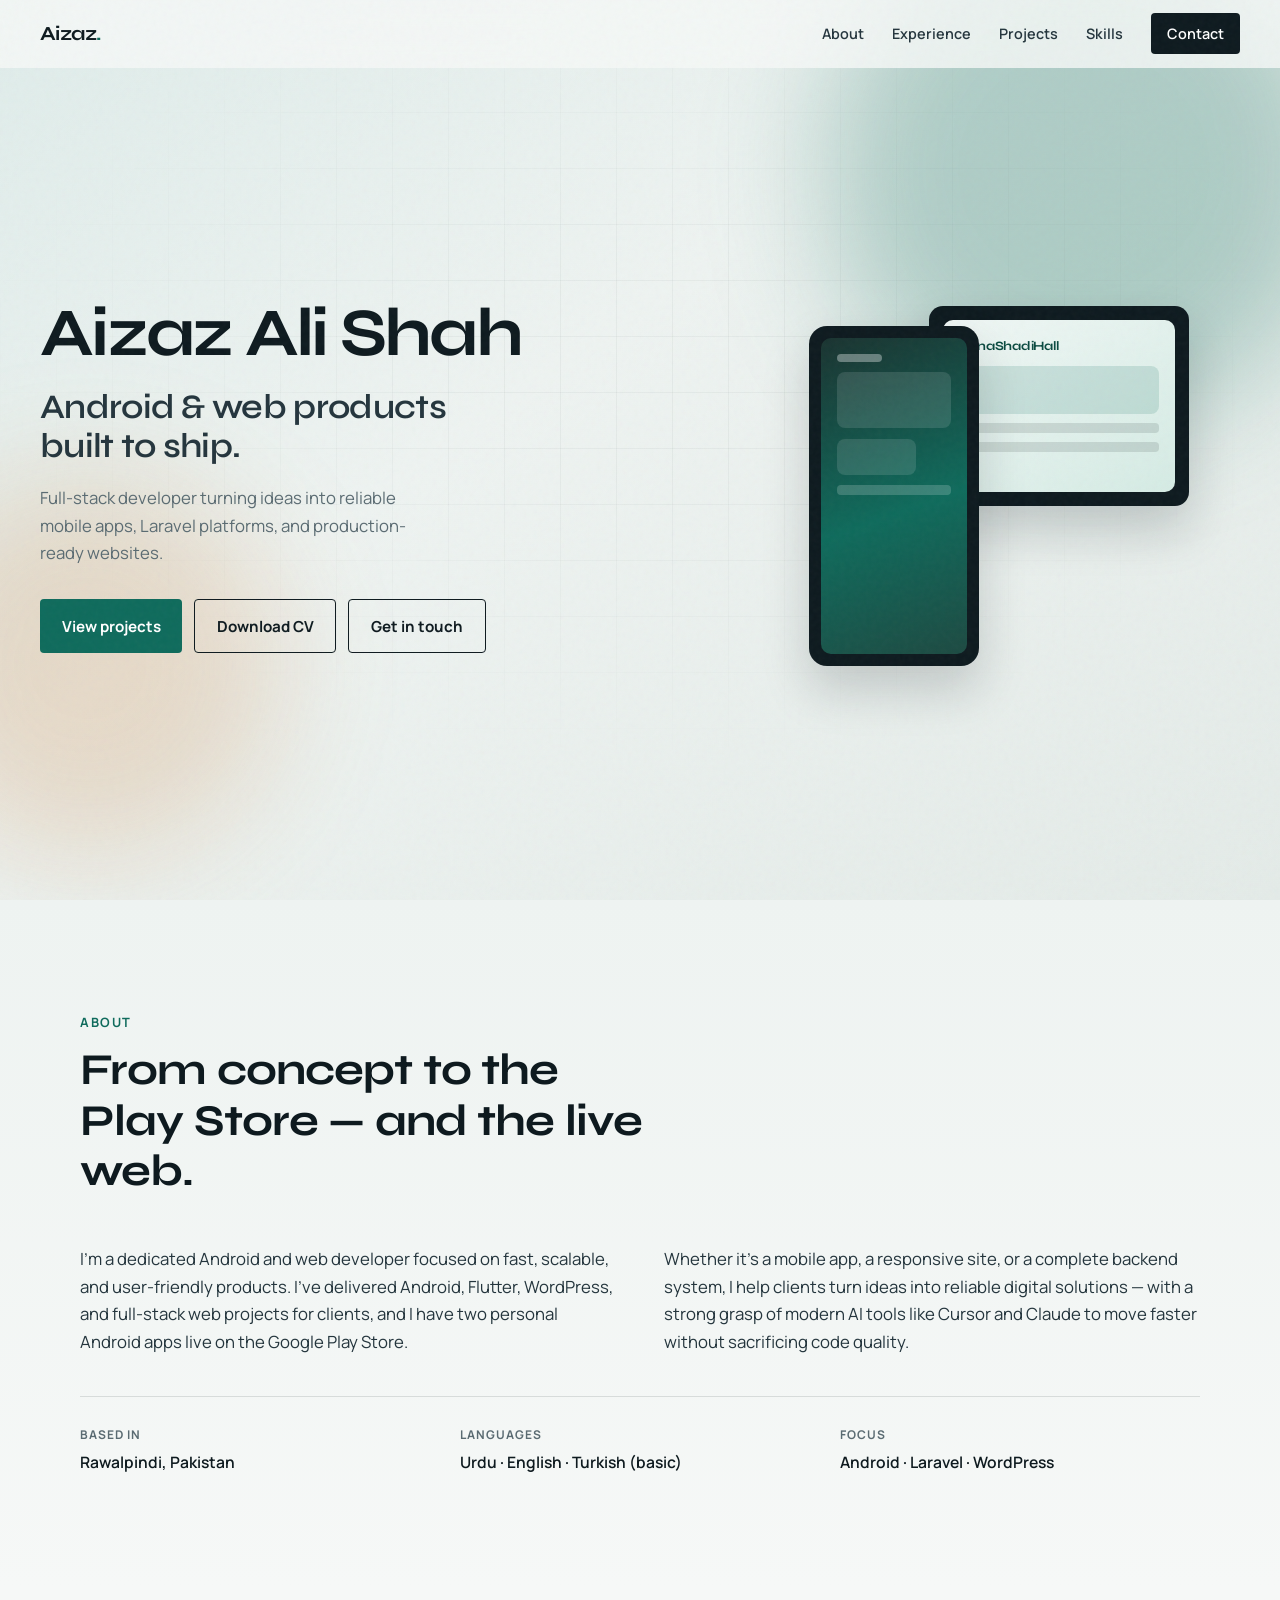
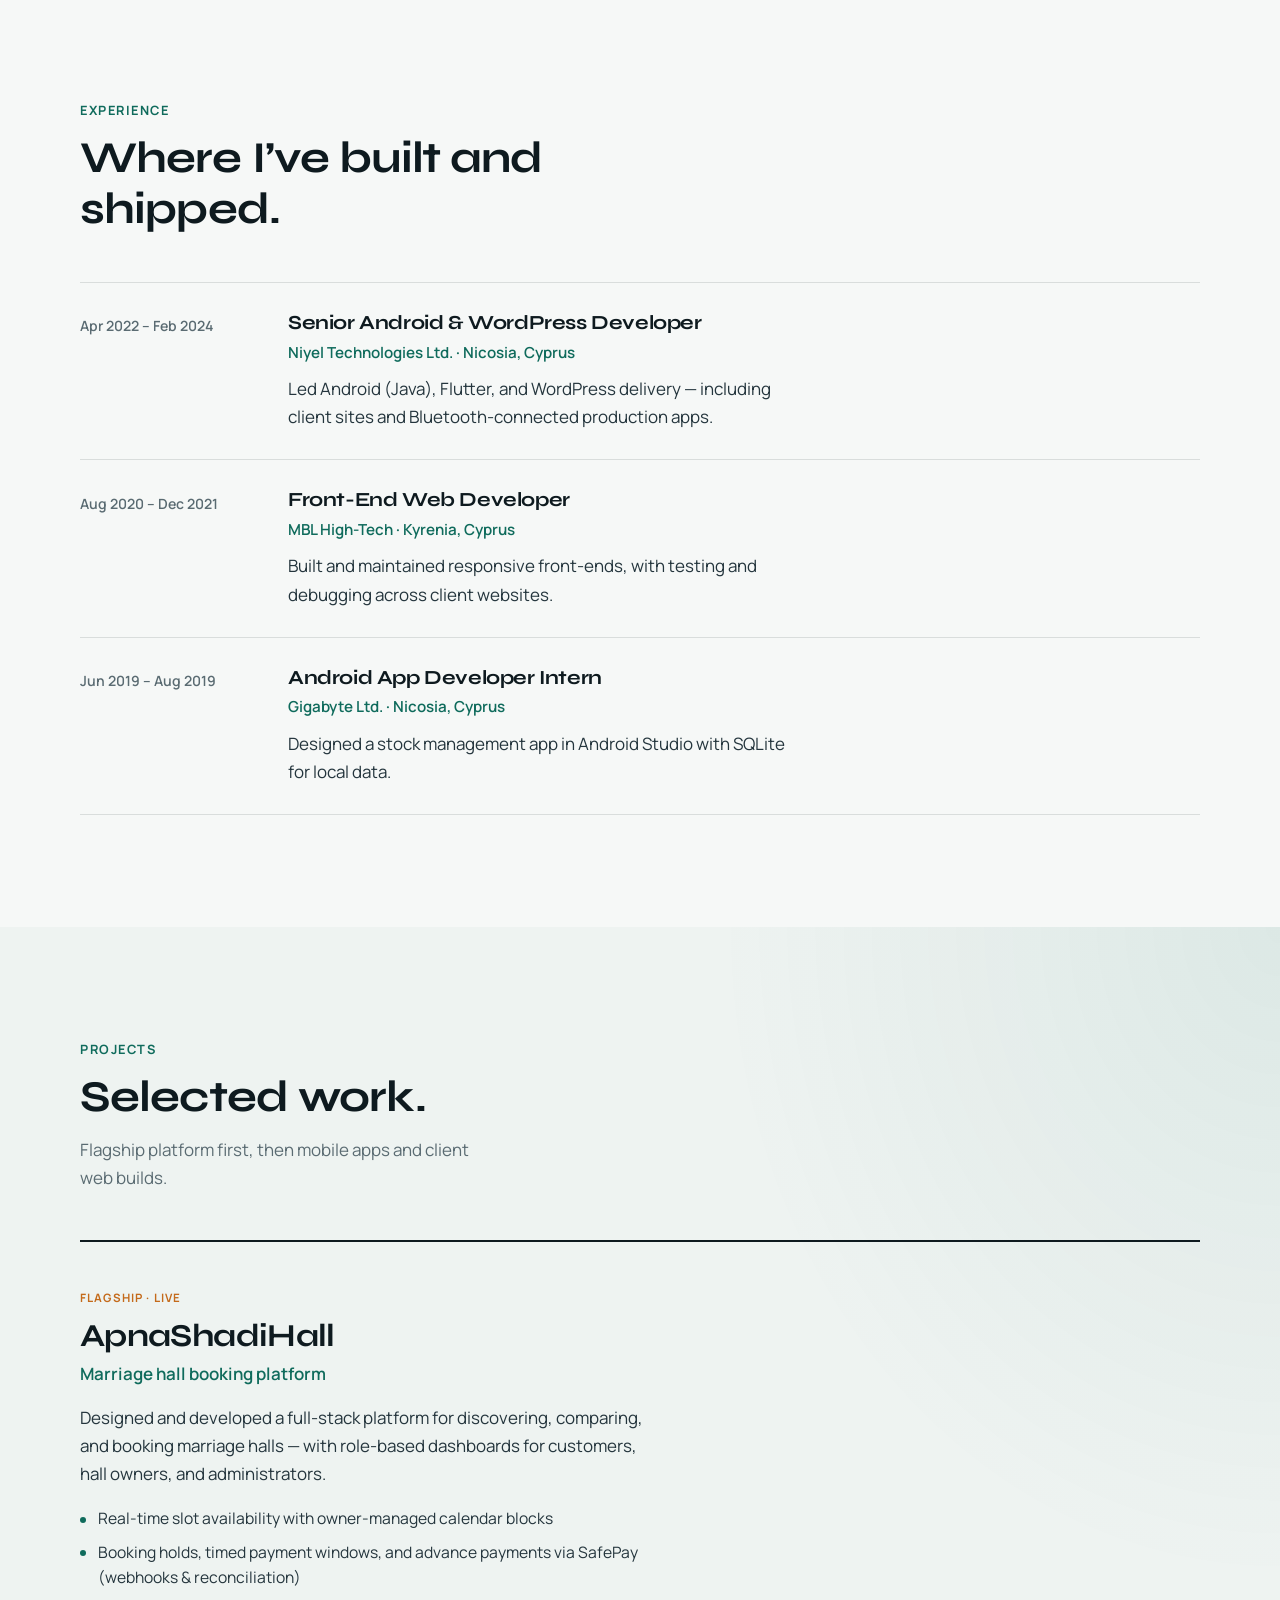
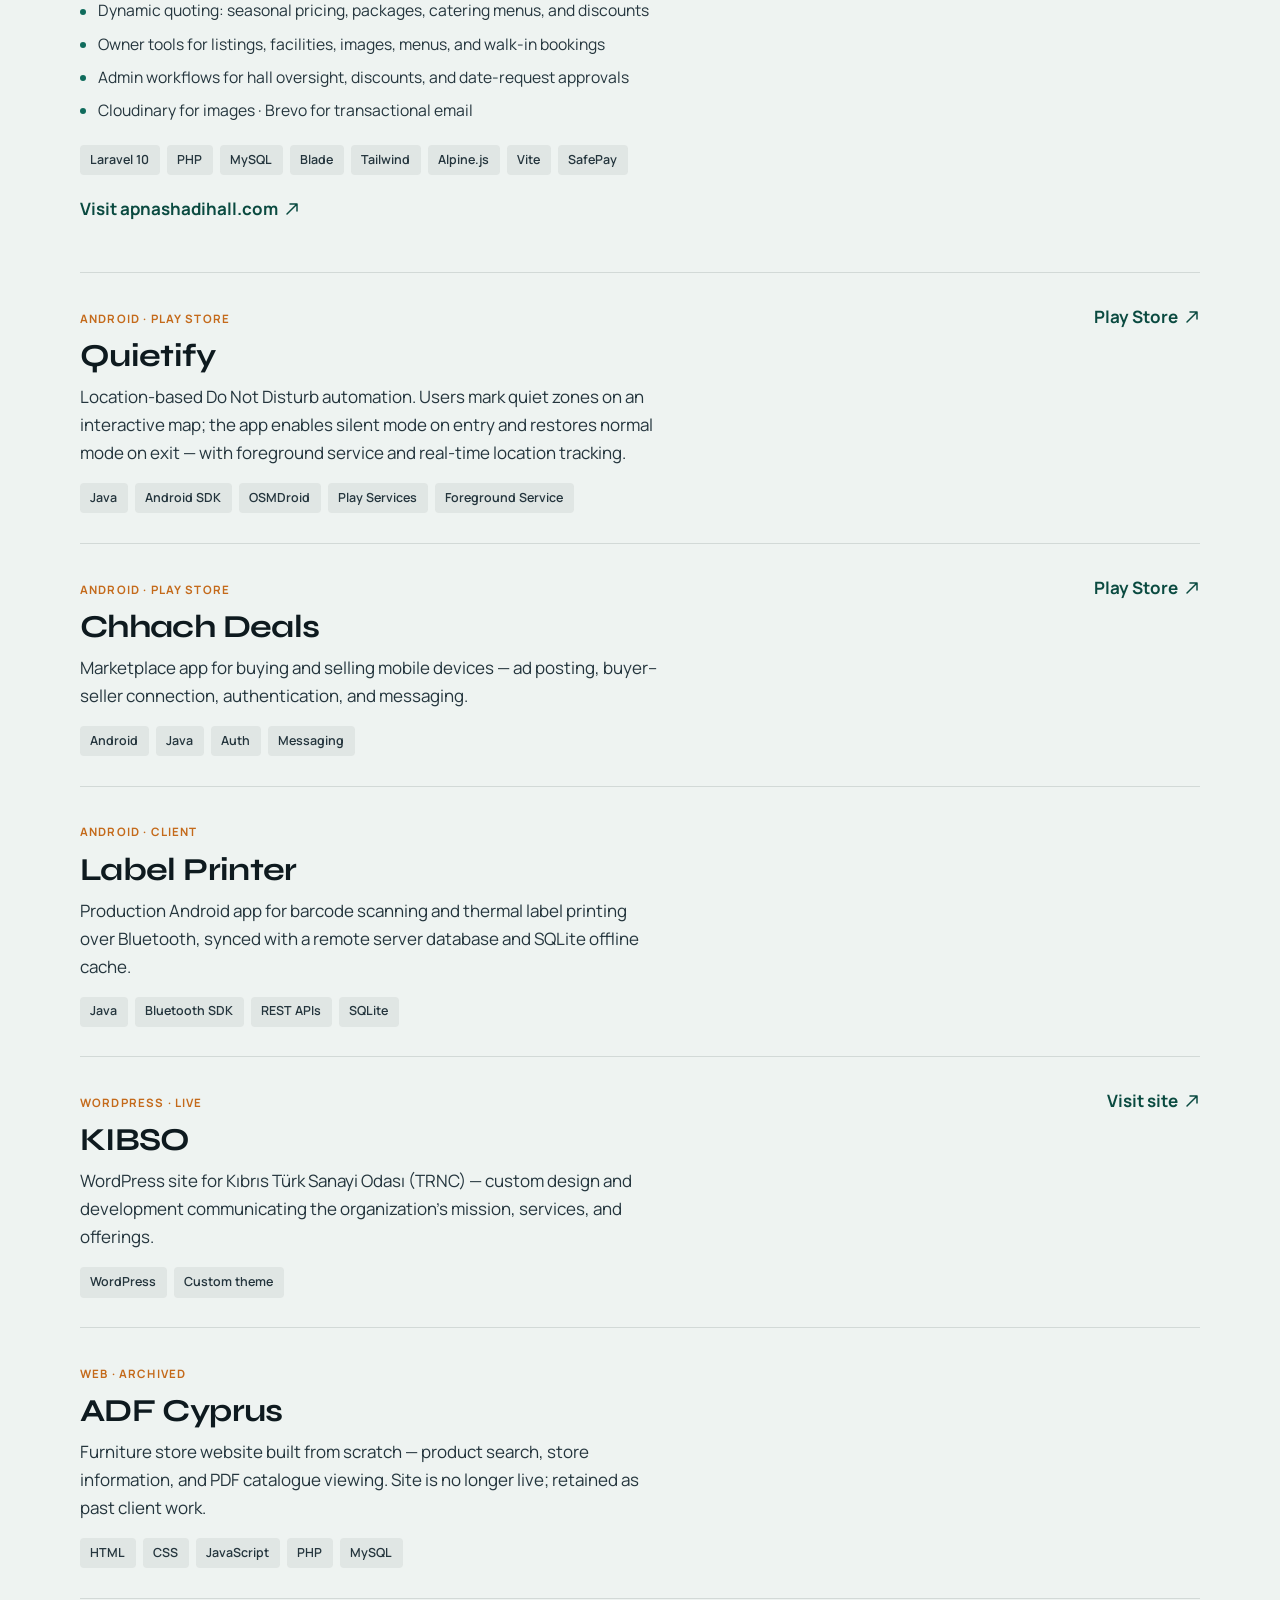
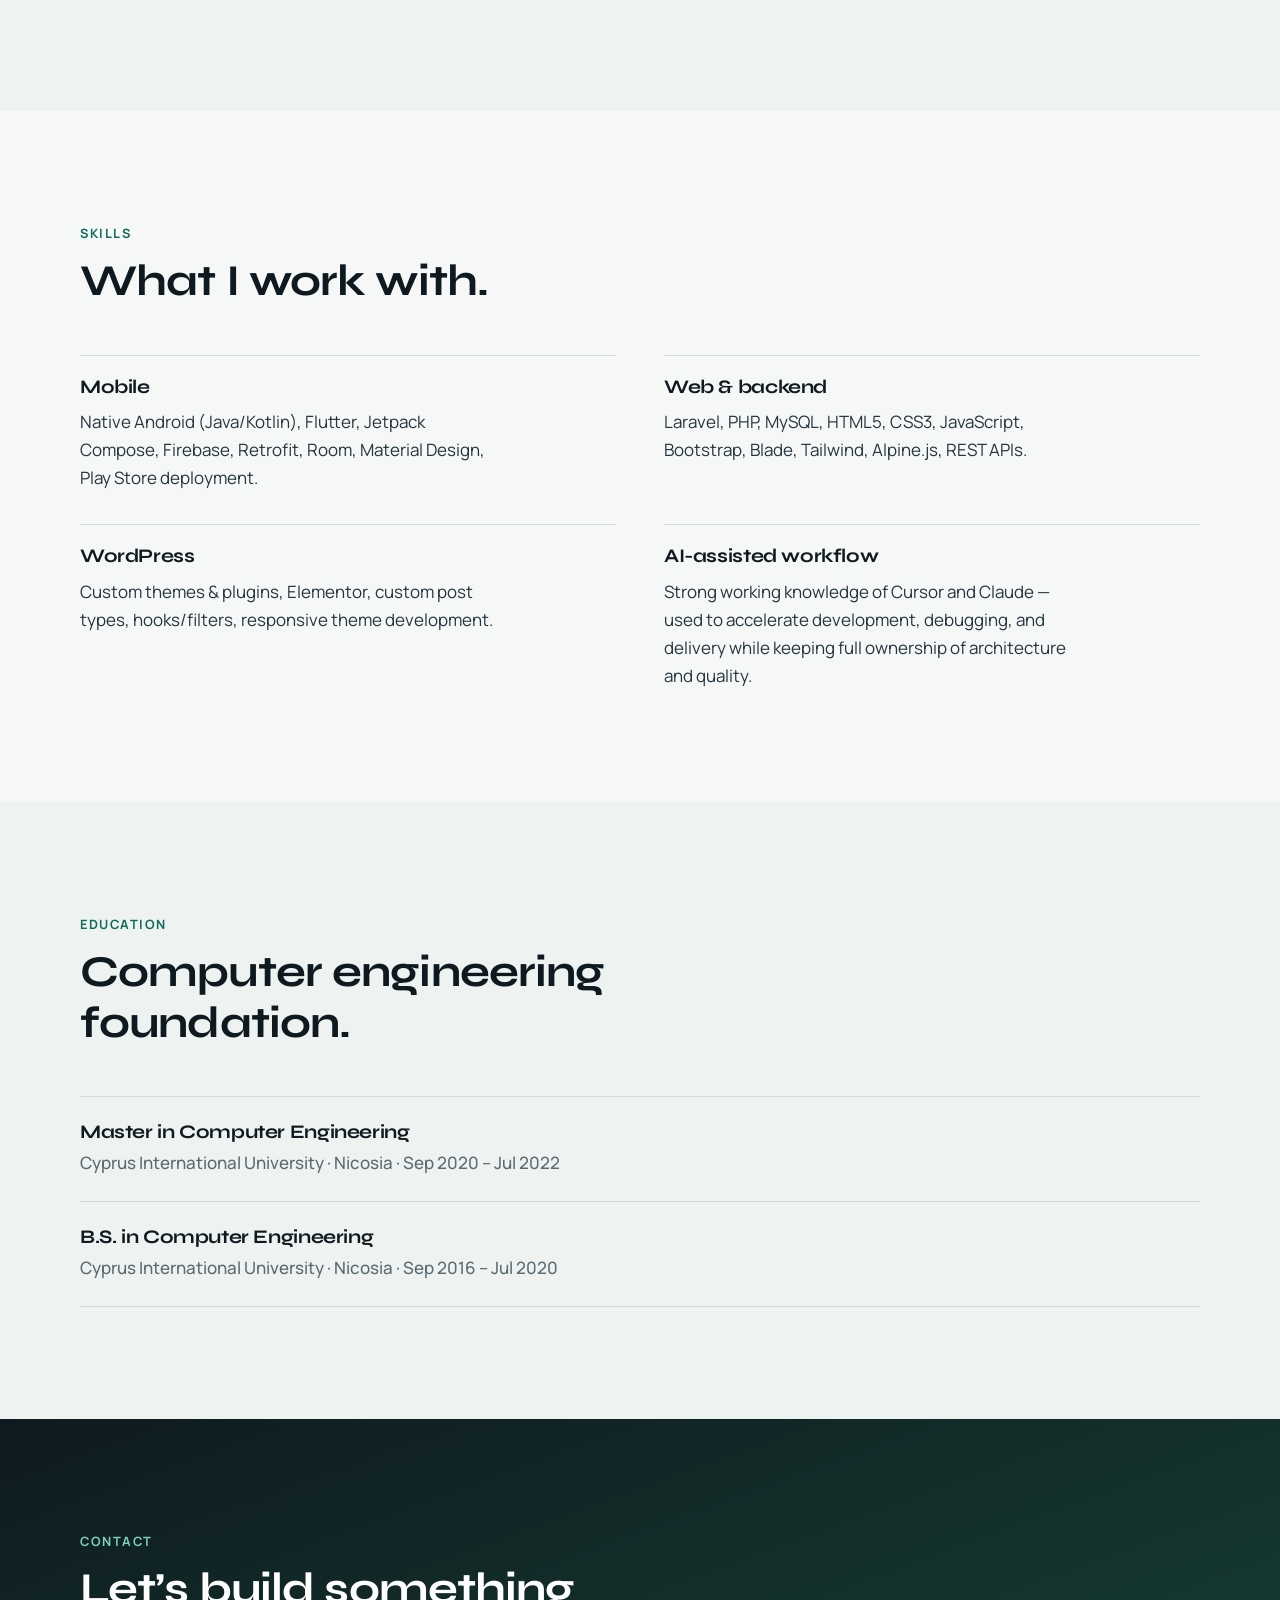
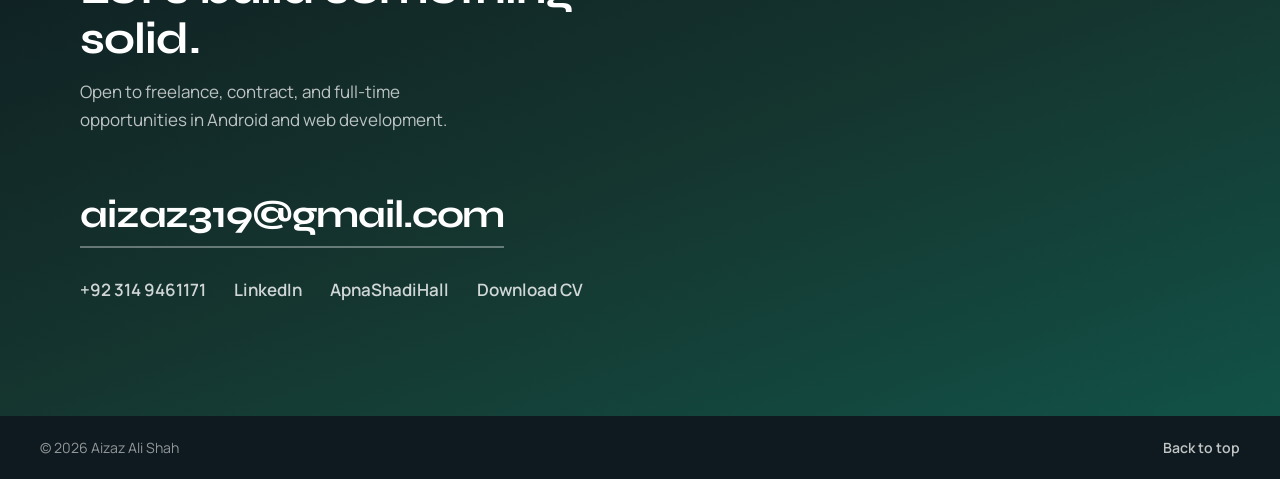
<file: index.html>
<!DOCTYPE html>
<html lang="en">
<head>
  <meta charset="UTF-8" />
  <meta name="viewport" content="width=device-width, initial-scale=1.0" />
  <meta name="description" content="Aizaz Ali Shah — Android & Web Developer. Building scalable apps, Laravel platforms, and WordPress solutions." />
  <title>Aizaz Ali Shah — Android & Web Developer</title>
  <link rel="preconnect" href="https://fonts.googleapis.com" />
  <link rel="preconnect" href="https://fonts.gstatic.com" crossorigin />
  <link href="https://fonts.googleapis.com/css2?family=Syne:wght@500;600;700;800&family=Manrope:wght@400;500;600;700&display=swap" rel="stylesheet" />
  <link rel="stylesheet" href="css/styles.css" />
</head>
<body>
  <div class="noise" aria-hidden="true"></div>
  <div id="top" class="page-top" tabindex="-1"></div>

  <header class="site-header">
    <a class="logo" href="#top">Aizaz<span>.</span></a>
    <button class="nav-toggle" type="button" aria-label="Open menu" aria-expanded="false" aria-controls="site-nav">
      <span></span><span></span>
    </button>
    <nav class="site-nav" id="site-nav" aria-label="Primary">
      <a href="#about">About</a>
      <a href="#experience">Experience</a>
      <a href="#projects">Projects</a>
      <a href="#skills">Skills</a>
      <a class="nav-cta" href="#contact">Contact</a>
    </nav>
  </header>

  <main>
    <section class="hero" aria-label="Introduction">
      <div class="hero-bg" aria-hidden="true">
        <div class="hero-orb hero-orb--one"></div>
        <div class="hero-orb hero-orb--two"></div>
        <div class="hero-grid"></div>
      </div>
      <div class="hero-content">
        <p class="hero-brand reveal">Aizaz Ali Shah</p>
        <h1 class="hero-title reveal delay-1">
          Android &amp; web products<br />built to ship.
        </h1>
        <p class="hero-lead reveal delay-2">
          Full-stack developer turning ideas into reliable mobile apps, Laravel platforms, and production-ready websites.
        </p>
        <div class="hero-actions reveal delay-3">
          <a class="btn btn-primary" href="#projects">View projects</a>
          <a class="btn btn-ghost" href="assets/Aizaz-Ali-Shah-CV-1.pdf" download>Download CV</a>
          <a class="btn btn-ghost" href="#contact">Get in touch</a>
        </div>
      </div>
      <aside class="hero-visual reveal delay-2" aria-hidden="true">
        <div class="device-stack">
          <div class="device device-phone">
            <div class="device-screen">
              <span class="screen-bar"></span>
              <span class="screen-block"></span>
              <span class="screen-block short"></span>
              <span class="screen-row"></span>
            </div>
          </div>
          <div class="device device-panel">
            <div class="device-screen">
              <span class="screen-label">ApnaShadiHall</span>
              <span class="screen-block wide"></span>
              <span class="screen-row"></span>
              <span class="screen-row"></span>
            </div>
          </div>
        </div>
      </aside>
    </section>

    <section class="section about" id="about">
      <div class="section-inner">
        <div class="section-head reveal">
          <p class="eyebrow">About</p>
          <h2>From concept to the Play Store — and the live web.</h2>
        </div>
        <div class="about-grid">
          <p class="about-copy reveal">
            I’m a dedicated Android and web developer focused on fast, scalable, and user-friendly products.
            I’ve delivered Android, Flutter, WordPress, and full-stack web projects for clients, and I have two personal Android apps live on the Google Play Store.
          </p>
          <p class="about-copy reveal delay-1">
            Whether it’s a mobile app, a responsive site, or a complete backend system, I help clients turn ideas into reliable digital solutions — with a strong grasp of modern AI tools like Cursor and Claude to move faster without sacrificing code quality.
          </p>
          <ul class="about-meta reveal delay-2">
            <li><span>Based in</span> Rawalpindi, Pakistan</li>
            <li><span>Languages</span> Urdu · English · Turkish (basic)</li>
            <li><span>Focus</span> Android · Laravel · WordPress</li>
          </ul>
        </div>
      </div>
    </section>

    <section class="section experience" id="experience">
      <div class="section-inner">
        <div class="section-head reveal">
          <p class="eyebrow">Experience</p>
          <h2>Where I’ve built and shipped.</h2>
        </div>
        <ol class="timeline">
          <li class="timeline-item reveal">
            <div class="timeline-when">Apr 2022 – Feb 2024</div>
            <div class="timeline-body">
              <h3>Senior Android &amp; WordPress Developer</h3>
              <p class="timeline-org">Niyel Technologies Ltd. · Nicosia, Cyprus</p>
              <p>Led Android (Java), Flutter, and WordPress delivery — including client sites and Bluetooth-connected production apps.</p>
            </div>
          </li>
          <li class="timeline-item reveal">
            <div class="timeline-when">Aug 2020 – Dec 2021</div>
            <div class="timeline-body">
              <h3>Front-End Web Developer</h3>
              <p class="timeline-org">MBL High-Tech · Kyrenia, Cyprus</p>
              <p>Built and maintained responsive front-ends, with testing and debugging across client websites.</p>
            </div>
          </li>
          <li class="timeline-item reveal">
            <div class="timeline-when">Jun 2019 – Aug 2019</div>
            <div class="timeline-body">
              <h3>Android App Developer Intern</h3>
              <p class="timeline-org">Gigabyte Ltd. · Nicosia, Cyprus</p>
              <p>Designed a stock management app in Android Studio with SQLite for local data.</p>
            </div>
          </li>
        </ol>
      </div>
    </section>

    <section class="section projects" id="projects">
      <div class="section-inner">
        <div class="section-head reveal">
          <p class="eyebrow">Projects</p>
          <h2>Selected work.</h2>
          <p class="section-lead">Flagship platform first, then mobile apps and client web builds.</p>
        </div>

        <article class="project featured reveal">
          <div class="project-label">Flagship · Live</div>
          <h3>ApnaShadiHall</h3>
          <p class="project-tagline">Marriage hall booking platform</p>
          <p class="project-desc">
            Designed and developed a full-stack platform for discovering, comparing, and booking marriage halls —
            with role-based dashboards for customers, hall owners, and administrators.
          </p>
          <ul class="project-points">
            <li>Real-time slot availability with owner-managed calendar blocks</li>
            <li>Booking holds, timed payment windows, and advance payments via SafePay (webhooks &amp; reconciliation)</li>
            <li>Dynamic quoting: seasonal pricing, packages, catering menus, and discounts</li>
            <li>Owner tools for listings, facilities, images, menus, and walk-in bookings</li>
            <li>Admin workflows for hall oversight, discounts, and date-request approvals</li>
            <li>Cloudinary for images · Brevo for transactional email</li>
          </ul>
          <div class="project-tech">
            <span>Laravel 10</span><span>PHP</span><span>MySQL</span><span>Blade</span><span>Tailwind</span><span>Alpine.js</span><span>Vite</span><span>SafePay</span>
          </div>
          <a class="project-link" href="https://www.apnashadihall.com/" target="_blank" rel="noopener noreferrer">
            Visit apnashadihall.com
            <svg width="16" height="16" viewBox="0 0 16 16" fill="none" aria-hidden="true"><path d="M3 13L13 3M13 3H6M13 3V10" stroke="currentColor" stroke-width="1.5" stroke-linecap="round" stroke-linejoin="round"/></svg>
          </a>
        </article>

        <div class="project-list">
          <article class="project-row reveal">
            <div class="project-row-main">
              <div class="project-label">Android · Play Store</div>
              <h3>Quietify</h3>
              <p>Location-based Do Not Disturb automation. Users mark quiet zones on an interactive map; the app enables silent mode on entry and restores normal mode on exit — with foreground service and real-time location tracking.</p>
              <div class="project-tech">
                <span>Java</span><span>Android SDK</span><span>OSMDroid</span><span>Play Services</span><span>Foreground Service</span>
              </div>
            </div>
            <a class="project-link" href="https://play.google.com/store/apps/details?id=com.gghushtipedia.quietify" target="_blank" rel="noopener noreferrer">
              Play Store
              <svg width="16" height="16" viewBox="0 0 16 16" fill="none" aria-hidden="true"><path d="M3 13L13 3M13 3H6M13 3V10" stroke="currentColor" stroke-width="1.5" stroke-linecap="round" stroke-linejoin="round"/></svg>
            </a>
          </article>

          <article class="project-row reveal">
            <div class="project-row-main">
              <div class="project-label">Android · Play Store</div>
              <h3>Chhach Deals</h3>
              <p>Marketplace app for buying and selling mobile devices — ad posting, buyer–seller connection, authentication, and messaging.</p>
              <div class="project-tech">
                <span>Android</span><span>Java</span><span>Auth</span><span>Messaging</span>
              </div>
            </div>
            <a class="project-link" href="https://play.google.com/store/apps/details?id=com.chhachdeals.gghushtipedia" target="_blank" rel="noopener noreferrer">
              Play Store
              <svg width="16" height="16" viewBox="0 0 16 16" fill="none" aria-hidden="true"><path d="M3 13L13 3M13 3H6M13 3V10" stroke="currentColor" stroke-width="1.5" stroke-linecap="round" stroke-linejoin="round"/></svg>
            </a>
          </article>

          <article class="project-row reveal">
            <div class="project-row-main">
              <div class="project-label">Android · Client</div>
              <h3>Label Printer</h3>
              <p>Production Android app for barcode scanning and thermal label printing over Bluetooth, synced with a remote server database and SQLite offline cache.</p>
              <div class="project-tech">
                <span>Java</span><span>Bluetooth SDK</span><span>REST APIs</span><span>SQLite</span>
              </div>
            </div>
          </article>

          <article class="project-row reveal">
            <div class="project-row-main">
              <div class="project-label">WordPress · Live</div>
              <h3>KIBSO</h3>
              <p>WordPress site for Kıbrıs Türk Sanayi Odası (TRNC) — custom design and development communicating the organization’s mission, services, and offerings.</p>
              <div class="project-tech">
                <span>WordPress</span><span>Custom theme</span>
              </div>
            </div>
            <a class="project-link" href="https://www.kibso.org/" target="_blank" rel="noopener noreferrer">
              Visit site
              <svg width="16" height="16" viewBox="0 0 16 16" fill="none" aria-hidden="true"><path d="M3 13L13 3M13 3H6M13 3V10" stroke="currentColor" stroke-width="1.5" stroke-linecap="round" stroke-linejoin="round"/></svg>
            </a>
          </article>

          <article class="project-row reveal archived">
            <div class="project-row-main">
              <div class="project-label">Web · Archived</div>
              <h3>ADF Cyprus</h3>
              <p>Furniture store website built from scratch — product search, store information, and PDF catalogue viewing. Site is no longer live; retained as past client work.</p>
              <div class="project-tech">
                <span>HTML</span><span>CSS</span><span>JavaScript</span><span>PHP</span><span>MySQL</span>
              </div>
            </div>
          </article>
        </div>
      </div>
    </section>

    <section class="section skills" id="skills">
      <div class="section-inner">
        <div class="section-head reveal">
          <p class="eyebrow">Skills</p>
          <h2>What I work with.</h2>
        </div>
        <div class="skills-layout">
          <div class="skill-block reveal">
            <h3>Mobile</h3>
            <p>Native Android (Java/Kotlin), Flutter, Jetpack Compose, Firebase, Retrofit, Room, Material Design, Play Store deployment.</p>
          </div>
          <div class="skill-block reveal delay-1">
            <h3>Web &amp; backend</h3>
            <p>Laravel, PHP, MySQL, HTML5, CSS3, JavaScript, Bootstrap, Blade, Tailwind, Alpine.js, REST APIs.</p>
          </div>
          <div class="skill-block reveal delay-2">
            <h3>WordPress</h3>
            <p>Custom themes &amp; plugins, Elementor, custom post types, hooks/filters, responsive theme development.</p>
          </div>
          <div class="skill-block reveal delay-3">
            <h3>AI-assisted workflow</h3>
            <p>Strong working knowledge of Cursor and Claude — used to accelerate development, debugging, and delivery while keeping full ownership of architecture and quality.</p>
          </div>
        </div>
      </div>
    </section>

    <section class="section education" id="education">
      <div class="section-inner">
        <div class="section-head reveal">
          <p class="eyebrow">Education</p>
          <h2>Computer engineering foundation.</h2>
        </div>
        <div class="edu-list">
          <div class="edu-item reveal">
            <h3>Master in Computer Engineering</h3>
            <p>Cyprus International University · Nicosia · Sep 2020 – Jul 2022</p>
          </div>
          <div class="edu-item reveal delay-1">
            <h3>B.S. in Computer Engineering</h3>
            <p>Cyprus International University · Nicosia · Sep 2016 – Jul 2020</p>
          </div>
        </div>
      </div>
    </section>

    <section class="section contact" id="contact">
      <div class="section-inner contact-inner">
        <div class="section-head reveal">
          <p class="eyebrow">Contact</p>
          <h2>Let’s build something solid.</h2>
          <p class="section-lead">Open to freelance, contract, and full-time opportunities in Android and web development.</p>
        </div>
        <div class="contact-actions reveal">
          <a class="contact-primary" href="mailto:aizaz319@gmail.com">aizaz319@gmail.com</a>
          <div class="contact-links">
            <a href="tel:+923149461171">+92 314 9461171</a>
            <a href="https://www.linkedin.com/in/aizaz-shah-8603211a3/" target="_blank" rel="noopener noreferrer">LinkedIn</a>
            <a href="https://www.apnashadihall.com/" target="_blank" rel="noopener noreferrer">ApnaShadiHall</a>
            <a href="assets/Aizaz-Ali-Shah-CV-1.pdf" download>Download CV</a>
          </div>
        </div>
      </div>
    </section>
  </main>

  <footer class="site-footer">
    <p>© <span id="year"></span> Aizaz Ali Shah</p>
    <a href="#top">Back to top</a>
  </footer>

  <script src="js/main.js"></script>
</body>
</html>
</file>
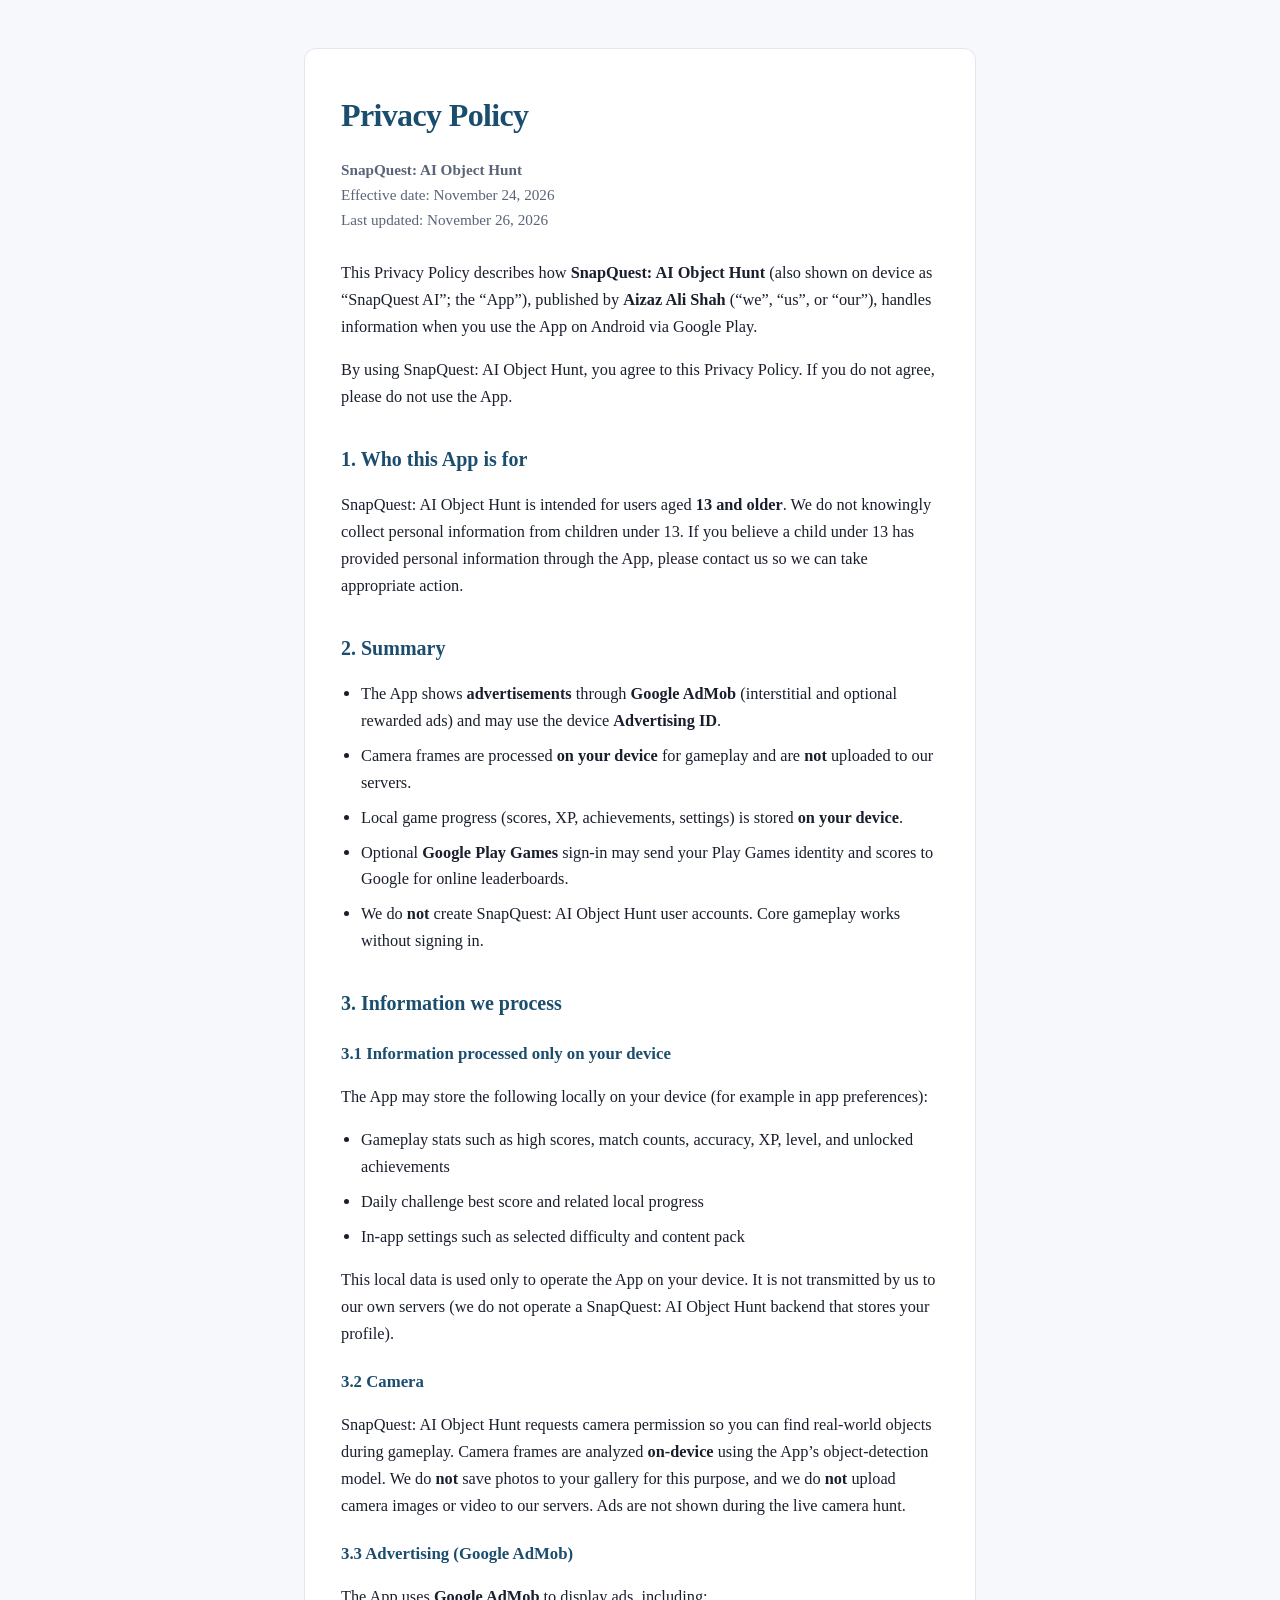
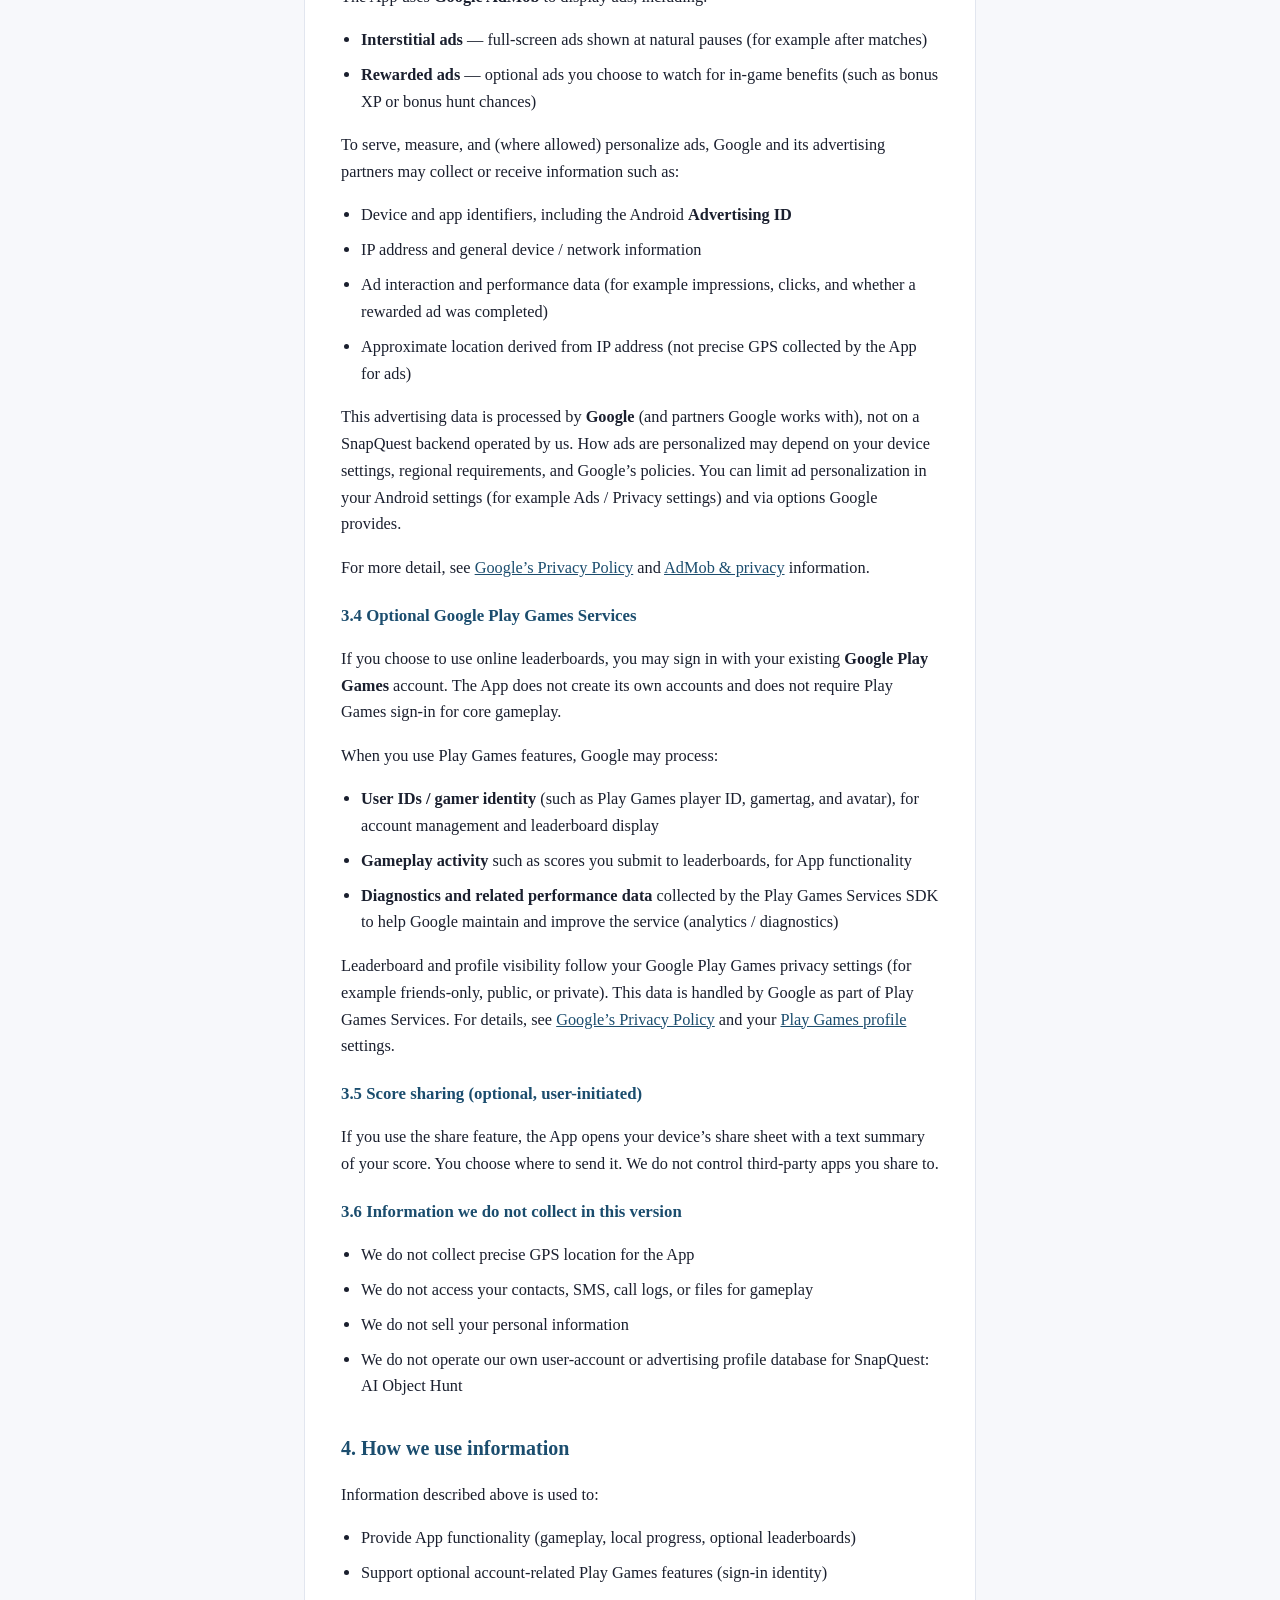
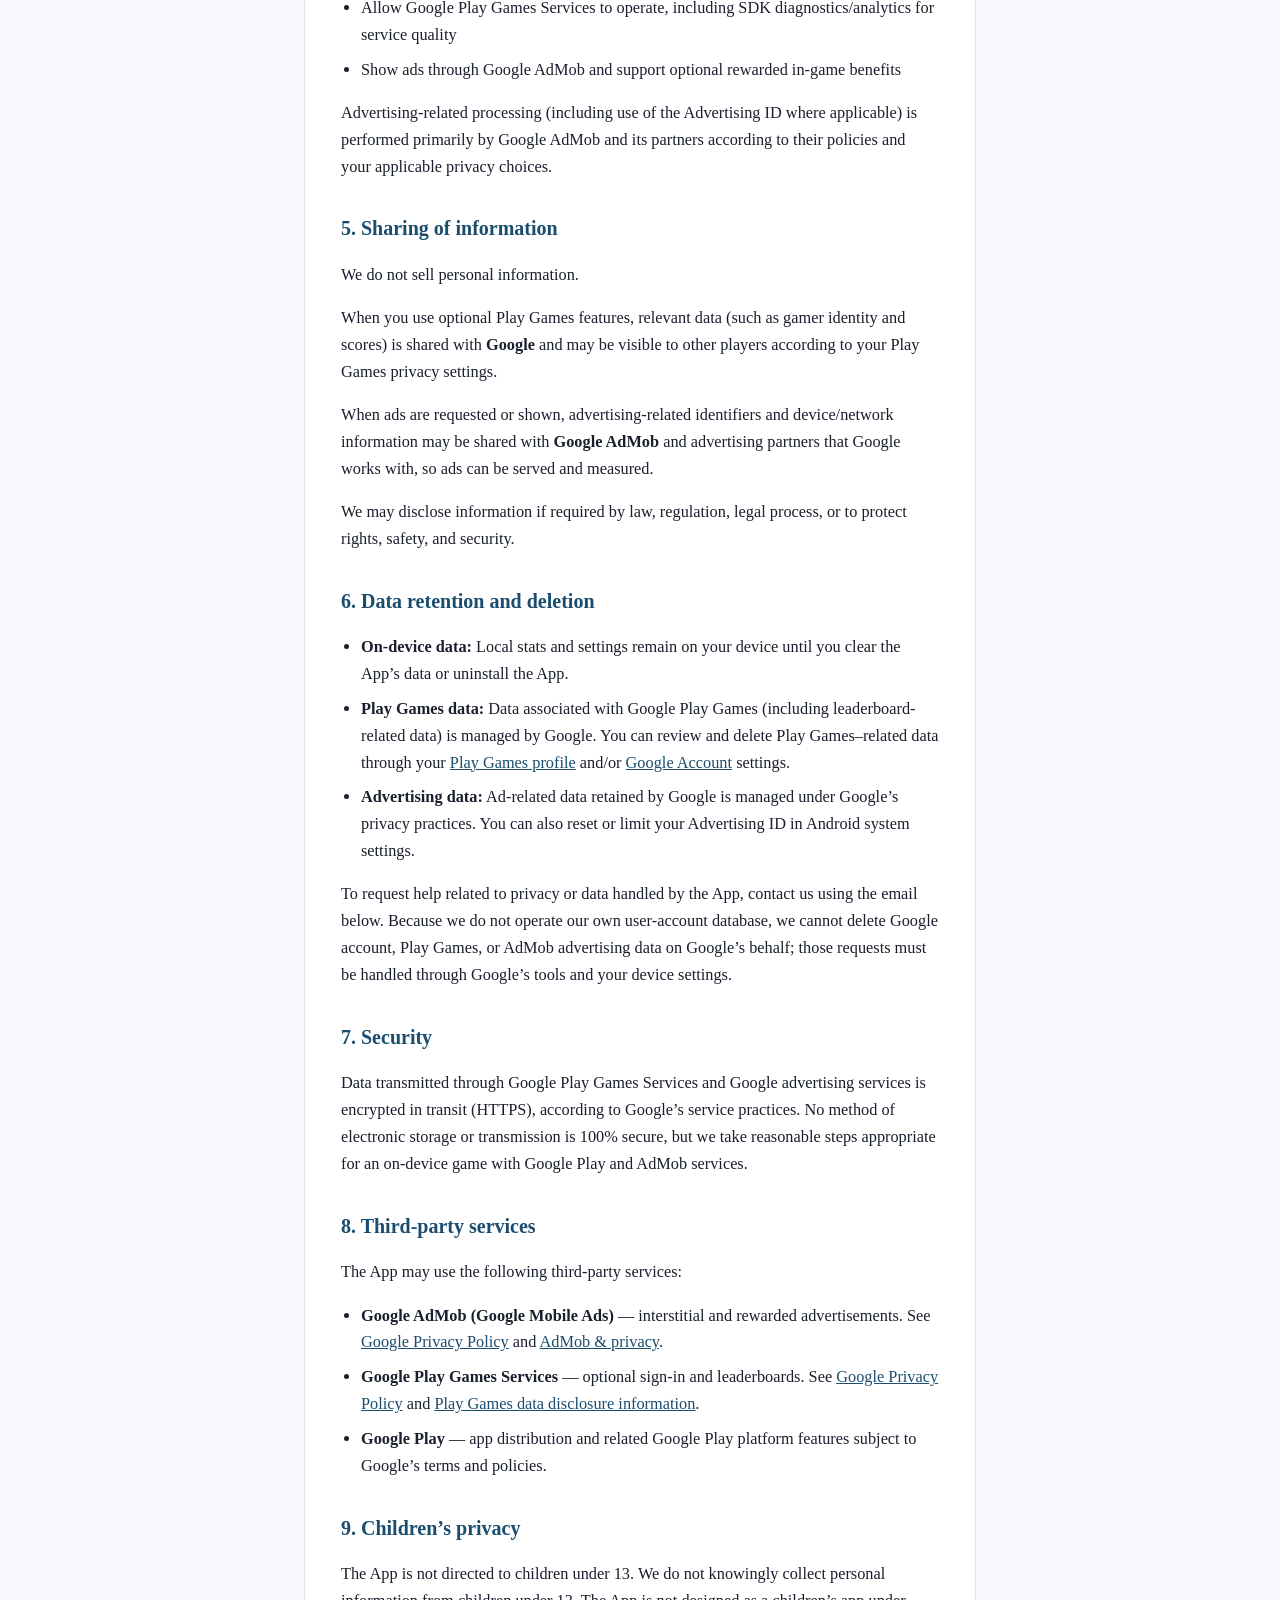
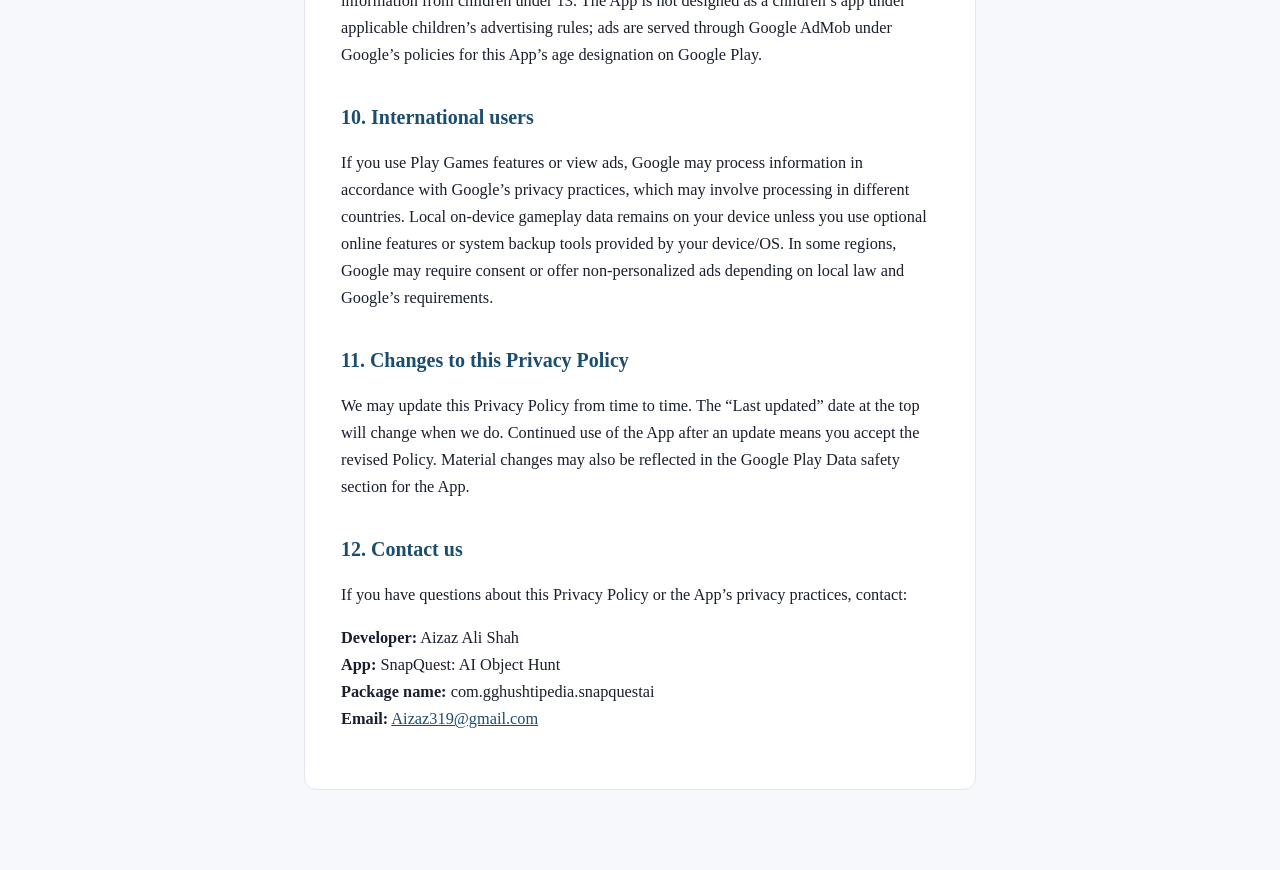
<file: privacy-policy.html>
<!DOCTYPE html>
<html lang="en">
<head>
  <meta charset="utf-8" />
  <meta name="viewport" content="width=device-width, initial-scale=1" />
  <title>Privacy Policy — SnapQuest: AI Object Hunt</title>
  <style>
    :root {
      --text: #1a1f2e;
      --muted: #5a6478;
      --bg: #f7f8fb;
      --card: #ffffff;
      --accent: #1b4d6e;
      --border: #e2e6ef;
    }
    * { box-sizing: border-box; }
    body {
      margin: 0;
      font-family: Georgia, "Times New Roman", serif;
      background: var(--bg);
      color: var(--text);
      line-height: 1.65;
    }
    main {
      max-width: 720px;
      margin: 0 auto;
      padding: 48px 24px 80px;
    }
    .card {
      background: var(--card);
      border: 1px solid var(--border);
      border-radius: 12px;
      padding: 40px 36px;
    }
    h1 {
      font-size: 2rem;
      margin: 0 0 8px;
      color: var(--accent);
      letter-spacing: -0.02em;
    }
    .meta {
      color: var(--muted);
      font-size: 0.95rem;
      margin-bottom: 28px;
    }
    h2 {
      font-size: 1.25rem;
      margin: 32px 0 12px;
      color: var(--accent);
    }
    p, li { font-size: 1.02rem; }
    ul { padding-left: 1.25rem; }
    li { margin-bottom: 8px; }
    a { color: var(--accent); }
  </style>
</head>
<body>
  <main>
    <article class="card">
      <h1>Privacy Policy</h1>
      <p class="meta">
        <strong>SnapQuest: AI Object Hunt</strong><br />
        Effective date: November 24, 2026<br />
        Last updated: November 26, 2026
      </p>

      <p>
        This Privacy Policy describes how <strong>SnapQuest: AI Object Hunt</strong>
        (also shown on device as “SnapQuest AI”; the “App”), published by
        <strong>Aizaz Ali Shah</strong> (“we”, “us”, or “our”),
        handles information when you use the App on Android via Google Play.
      </p>
      <p>
        By using SnapQuest: AI Object Hunt, you agree to this Privacy Policy.
        If you do not agree, please do not use the App.
      </p>

      <h2>1. Who this App is for</h2>
      <p>
        SnapQuest: AI Object Hunt is intended for users aged <strong>13 and older</strong>.
        We do not knowingly collect personal information from children under 13.
        If you believe a child under 13 has provided personal information through the App,
        please contact us so we can take appropriate action.
      </p>

      <h2>2. Summary</h2>
      <ul>
        <li>The App shows <strong>advertisements</strong> through <strong>Google AdMob</strong> (interstitial and optional rewarded ads) and may use the device <strong>Advertising ID</strong>.</li>
        <li>Camera frames are processed <strong>on your device</strong> for gameplay and are <strong>not</strong> uploaded to our servers.</li>
        <li>Local game progress (scores, XP, achievements, settings) is stored <strong>on your device</strong>.</li>
        <li>Optional <strong>Google Play Games</strong> sign-in may send your Play Games identity and scores to Google for online leaderboards.</li>
        <li>We do <strong>not</strong> create SnapQuest: AI Object Hunt user accounts. Core gameplay works without signing in.</li>
      </ul>

      <h2>3. Information we process</h2>

      <h2 style="font-size:1.05rem;margin-top:20px;">3.1 Information processed only on your device</h2>
      <p>The App may store the following locally on your device (for example in app preferences):</p>
      <ul>
        <li>Gameplay stats such as high scores, match counts, accuracy, XP, level, and unlocked achievements</li>
        <li>Daily challenge best score and related local progress</li>
        <li>In-app settings such as selected difficulty and content pack</li>
      </ul>
      <p>
        This local data is used only to operate the App on your device.
        It is not transmitted by us to our own servers (we do not operate a SnapQuest: AI Object Hunt backend that stores your profile).
      </p>

      <h2 style="font-size:1.05rem;margin-top:20px;">3.2 Camera</h2>
      <p>
        SnapQuest: AI Object Hunt requests camera permission so you can find real-world objects during gameplay.
        Camera frames are analyzed <strong>on-device</strong> using the App’s object-detection model.
        We do <strong>not</strong> save photos to your gallery for this purpose, and we do <strong>not</strong>
        upload camera images or video to our servers.
        Ads are not shown during the live camera hunt.
      </p>

      <h2 style="font-size:1.05rem;margin-top:20px;">3.3 Advertising (Google AdMob)</h2>
      <p>
        The App uses <strong>Google AdMob</strong> to display ads, including:
      </p>
      <ul>
        <li><strong>Interstitial ads</strong> — full-screen ads shown at natural pauses (for example after matches)</li>
        <li><strong>Rewarded ads</strong> — optional ads you choose to watch for in-game benefits (such as bonus XP or bonus hunt chances)</li>
      </ul>
      <p>
        To serve, measure, and (where allowed) personalize ads, Google and its advertising partners may collect or receive
        information such as:
      </p>
      <ul>
        <li>Device and app identifiers, including the Android <strong>Advertising ID</strong></li>
        <li>IP address and general device / network information</li>
        <li>Ad interaction and performance data (for example impressions, clicks, and whether a rewarded ad was completed)</li>
        <li>Approximate location derived from IP address (not precise GPS collected by the App for ads)</li>
      </ul>
      <p>
        This advertising data is processed by <strong>Google</strong> (and partners Google works with), not on a SnapQuest backend operated by us.
        How ads are personalized may depend on your device settings, regional requirements, and Google’s policies.
        You can limit ad personalization in your Android settings (for example Ads / Privacy settings) and via options Google provides.
      </p>
      <p>
        For more detail, see
        <a href="https://policies.google.com/privacy" rel="noopener noreferrer" target="_blank">Google’s Privacy Policy</a>
        and
        <a href="https://support.google.com/admob/answer/6128543" rel="noopener noreferrer" target="_blank">AdMob &amp; privacy</a>
        information.
      </p>

      <h2 style="font-size:1.05rem;margin-top:20px;">3.4 Optional Google Play Games Services</h2>
      <p>
        If you choose to use online leaderboards, you may sign in with your existing
        <strong>Google Play Games</strong> account. The App does not create its own accounts
        and does not require Play Games sign-in for core gameplay.
      </p>
      <p>When you use Play Games features, Google may process:</p>
      <ul>
        <li><strong>User IDs / gamer identity</strong> (such as Play Games player ID, gamertag, and avatar), for account management and leaderboard display</li>
        <li><strong>Gameplay activity</strong> such as scores you submit to leaderboards, for App functionality</li>
        <li><strong>Diagnostics and related performance data</strong> collected by the Play Games Services SDK to help Google maintain and improve the service (analytics / diagnostics)</li>
      </ul>
      <p>
        Leaderboard and profile visibility follow your Google Play Games privacy settings
        (for example friends-only, public, or private). This data is handled by Google
        as part of Play Games Services. For details, see
        <a href="https://policies.google.com/privacy" rel="noopener noreferrer" target="_blank">Google’s Privacy Policy</a>
        and your
        <a href="https://play.google.com/games/profile" rel="noopener noreferrer" target="_blank">Play Games profile</a> settings.
      </p>

      <h2 style="font-size:1.05rem;margin-top:20px;">3.5 Score sharing (optional, user-initiated)</h2>
      <p>
        If you use the share feature, the App opens your device’s share sheet with a text summary of your score.
        You choose where to send it. We do not control third-party apps you share to.
      </p>

      <h2 style="font-size:1.05rem;margin-top:20px;">3.6 Information we do not collect in this version</h2>
      <ul>
        <li>We do not collect precise GPS location for the App</li>
        <li>We do not access your contacts, SMS, call logs, or files for gameplay</li>
        <li>We do not sell your personal information</li>
        <li>We do not operate our own user-account or advertising profile database for SnapQuest: AI Object Hunt</li>
      </ul>

      <h2>4. How we use information</h2>
      <p>Information described above is used to:</p>
      <ul>
        <li>Provide App functionality (gameplay, local progress, optional leaderboards)</li>
        <li>Support optional account-related Play Games features (sign-in identity)</li>
        <li>Allow Google Play Games Services to operate, including SDK diagnostics/analytics for service quality</li>
        <li>Show ads through Google AdMob and support optional rewarded in-game benefits</li>
      </ul>
      <p>
        Advertising-related processing (including use of the Advertising ID where applicable) is performed primarily by Google AdMob
        and its partners according to their policies and your applicable privacy choices.
      </p>

      <h2>5. Sharing of information</h2>
      <p>
        We do not sell personal information.
      </p>
      <p>
        When you use optional Play Games features, relevant data (such as gamer identity and scores)
        is shared with <strong>Google</strong> and may be visible to other players according to your Play Games privacy settings.
      </p>
      <p>
        When ads are requested or shown, advertising-related identifiers and device/network information may be shared with
        <strong>Google AdMob</strong> and advertising partners that Google works with, so ads can be served and measured.
      </p>
      <p>
        We may disclose information if required by law, regulation, legal process, or to protect rights, safety, and security.
      </p>

      <h2>6. Data retention and deletion</h2>
      <ul>
        <li><strong>On-device data:</strong> Local stats and settings remain on your device until you clear the App’s data or uninstall the App.</li>
        <li><strong>Play Games data:</strong> Data associated with Google Play Games (including leaderboard-related data) is managed by Google. You can review and delete Play Games–related data through your
          <a href="https://play.google.com/games/profile" rel="noopener noreferrer" target="_blank">Play Games profile</a>
          and/or
          <a href="https://myaccount.google.com" rel="noopener noreferrer" target="_blank">Google Account</a> settings.</li>
        <li><strong>Advertising data:</strong> Ad-related data retained by Google is managed under Google’s privacy practices. You can also reset or limit your Advertising ID in Android system settings.</li>
      </ul>
      <p>
        To request help related to privacy or data handled by the App, contact us using the email below.
        Because we do not operate our own user-account database, we cannot delete Google account, Play Games, or AdMob advertising data on Google’s behalf;
        those requests must be handled through Google’s tools and your device settings.
      </p>

      <h2>7. Security</h2>
      <p>
        Data transmitted through Google Play Games Services and Google advertising services is encrypted in transit (HTTPS),
        according to Google’s service practices. No method of electronic storage or transmission is 100% secure,
        but we take reasonable steps appropriate for an on-device game with Google Play and AdMob services.
      </p>

      <h2>8. Third-party services</h2>
      <p>The App may use the following third-party services:</p>
      <ul>
        <li>
          <strong>Google AdMob (Google Mobile Ads)</strong> — interstitial and rewarded advertisements.
          See <a href="https://policies.google.com/privacy" rel="noopener noreferrer" target="_blank">Google Privacy Policy</a>
          and <a href="https://support.google.com/admob/answer/6128543" rel="noopener noreferrer" target="_blank">AdMob &amp; privacy</a>.
        </li>
        <li>
          <strong>Google Play Games Services</strong> — optional sign-in and leaderboards.
          See <a href="https://policies.google.com/privacy" rel="noopener noreferrer" target="_blank">Google Privacy Policy</a>
          and <a href="https://developer.android.com/games/pgs/data-collection" rel="noopener noreferrer" target="_blank">Play Games data disclosure information</a>.
        </li>
        <li>
          <strong>Google Play</strong> — app distribution and related Google Play platform features subject to Google’s terms and policies.
        </li>
      </ul>

      <h2>9. Children’s privacy</h2>
      <p>
        The App is not directed to children under 13.
        We do not knowingly collect personal information from children under 13.
        The App is not designed as a children’s app under applicable children’s advertising rules;
        ads are served through Google AdMob under Google’s policies for this App’s age designation on Google Play.
      </p>

      <h2>10. International users</h2>
      <p>
        If you use Play Games features or view ads, Google may process information in accordance with Google’s privacy practices,
        which may involve processing in different countries. Local on-device gameplay data remains on your device unless you use optional online features or system backup tools provided by your device/OS.
        In some regions, Google may require consent or offer non-personalized ads depending on local law and Google’s requirements.
      </p>

      <h2>11. Changes to this Privacy Policy</h2>
      <p>
        We may update this Privacy Policy from time to time.
        The “Last updated” date at the top will change when we do.
        Continued use of the App after an update means you accept the revised Policy.
        Material changes may also be reflected in the Google Play Data safety section for the App.
      </p>

      <h2>12. Contact us</h2>
      <p>
        If you have questions about this Privacy Policy or the App’s privacy practices, contact:
      </p>
      <p>
        <strong>Developer:</strong> Aizaz Ali Shah<br />
        <strong>App:</strong> SnapQuest: AI Object Hunt<br />
        <strong>Package name:</strong> com.gghushtipedia.snapquestai<br />
        <strong>Email:</strong>
        <a href="mailto:Aizaz319@gmail.com">Aizaz319@gmail.com</a>
      </p>
    </article>
  </main>
</body>
</html>
</file>
<file: css/styles.css>
/* Aizaz Ali Shah — Portfolio */
:root {
  --ink: #0e1a1f;
  --ink-soft: #24353d;
  --mist: #eef3f1;
  --paper: #f6f8f7;
  --teal: #0f6b5c;
  --teal-deep: #0a4a40;
  --amber: #c46a1b;
  --line: rgba(14, 26, 31, 0.12);
  --muted: #5a6b72;
  --white: #ffffff;
  --radius: 4px;
  --font-display: "Syne", sans-serif;
  --font-body: "Manrope", sans-serif;
  --space: clamp(1.25rem, 4vw, 2.5rem);
  --max: 1120px;
  --header-h: 4.25rem;
}

*,
*::before,
*::after {
  box-sizing: border-box;
}

html {
  scroll-behavior: smooth;
}

body {
  margin: 0;
  font-family: var(--font-body);
  font-size: 1.0625rem;
  line-height: 1.65;
  color: var(--ink);
  background: var(--paper);
  -webkit-font-smoothing: antialiased;
}

img {
  max-width: 100%;
  display: block;
}

a {
  color: inherit;
  text-decoration: none;
}

h1, h2, h3 {
  font-family: var(--font-display);
  line-height: 1.15;
  letter-spacing: -0.02em;
  margin: 0;
}

p {
  margin: 0;
}

ul, ol {
  margin: 0;
  padding: 0;
  list-style: none;
}

.noise {
  pointer-events: none;
  position: fixed;
  inset: 0;
  z-index: 1000;
  opacity: 0.035;
  background-image: url("data:image/svg+xml,%3Csvg viewBox='0 0 200 200' xmlns='http://www.w3.org/2000/svg'%3E%3Cfilter id='n'%3E%3CfeTurbulence type='fractalNoise' baseFrequency='0.85' numOctaves='4' stitchTiles='stitch'/%3E%3C/filter%3E%3Crect width='100%25' height='100%25' filter='url(%23n)'/%3E%3C/svg%3E");
}

.page-top {
  position: absolute;
  top: 0;
  left: 0;
  width: 1px;
  height: 1px;
  overflow: hidden;
  clip: rect(0 0 0 0);
  white-space: nowrap;
  border: 0;
}

/* Header */
.site-header {
  position: fixed;
  inset: 0 0 auto;
  z-index: 100;
  display: flex;
  align-items: center;
  justify-content: space-between;
  height: var(--header-h);
  padding: 0 var(--space);
  background: rgba(246, 248, 247, 0.82);
  backdrop-filter: blur(12px);
  border-bottom: 1px solid transparent;
  transition: border-color 0.3s ease, background 0.3s ease;
}

.site-header.is-scrolled {
  border-bottom-color: var(--line);
}

.logo {
  font-family: var(--font-display);
  font-weight: 700;
  font-size: 1.25rem;
  letter-spacing: -0.03em;
}

.logo span {
  color: var(--teal);
}

.site-nav {
  display: flex;
  align-items: center;
  gap: 1.75rem;
}

.site-nav a {
  font-size: 0.9rem;
  font-weight: 600;
  color: var(--ink-soft);
  transition: color 0.2s ease;
}

.site-nav a:hover {
  color: var(--teal);
}

.nav-cta {
  padding: 0.55rem 1rem;
  background: var(--ink);
  color: var(--white) !important;
  border-radius: var(--radius);
  transition: background 0.2s ease, transform 0.2s ease !important;
}

.nav-cta:hover {
  background: var(--teal-deep) !important;
  color: var(--white) !important;
}

.nav-toggle {
  display: none;
  width: 2.5rem;
  height: 2.5rem;
  border: 0;
  background: transparent;
  cursor: pointer;
  padding: 0;
  flex-direction: column;
  justify-content: center;
  gap: 6px;
}

.nav-toggle span {
  display: block;
  width: 1.35rem;
  height: 2px;
  background: var(--ink);
  margin-inline: auto;
  transition: transform 0.25s ease, opacity 0.25s ease;
}

.nav-toggle.is-open span:first-child {
  transform: translateY(4px) rotate(45deg);
}

.nav-toggle.is-open span:last-child {
  transform: translateY(-4px) rotate(-45deg);
}

/* Hero */
.hero {
  position: relative;
  min-height: 100vh;
  min-height: 100dvh;
  display: grid;
  grid-template-columns: 1.15fr 0.85fr;
  align-items: center;
  gap: clamp(2rem, 5vw, 4rem);
  padding: calc(var(--header-h) + 2rem) var(--space) 3rem;
  overflow: hidden;
}

.hero-bg {
  position: absolute;
  inset: 0;
  z-index: 0;
  background:
    linear-gradient(145deg, #dfecea 0%, #eef3f1 42%, #e4ebe8 100%);
}

.hero-orb {
  position: absolute;
  border-radius: 50%;
  filter: blur(60px);
  animation: float 12s ease-in-out infinite;
}

.hero-orb--one {
  width: min(55vw, 520px);
  height: min(55vw, 520px);
  top: -10%;
  right: -5%;
  background: rgba(15, 107, 92, 0.28);
}

.hero-orb--two {
  width: min(40vw, 380px);
  height: min(40vw, 380px);
  bottom: 5%;
  left: -8%;
  background: rgba(196, 106, 27, 0.18);
  animation-delay: -4s;
}

.hero-grid {
  position: absolute;
  inset: 0;
  background-image:
    linear-gradient(rgba(14, 26, 31, 0.04) 1px, transparent 1px),
    linear-gradient(90deg, rgba(14, 26, 31, 0.04) 1px, transparent 1px);
  background-size: 56px 56px;
  mask-image: radial-gradient(ellipse 70% 60% at 50% 40%, #000 20%, transparent 75%);
}

.hero-content,
.hero-visual {
  position: relative;
  z-index: 1;
}

.hero-brand {
  font-family: var(--font-display);
  font-weight: 700;
  font-size: clamp(2.4rem, 6vw, 4.25rem);
  letter-spacing: -0.04em;
  line-height: 1;
  color: var(--ink);
  margin-bottom: 1.25rem;
}

.hero-title {
  font-size: clamp(1.45rem, 3.2vw, 2.15rem);
  font-weight: 600;
  color: var(--ink-soft);
  max-width: 18ch;
  margin-bottom: 1.15rem;
}

.hero-lead {
  max-width: 38ch;
  color: var(--muted);
  font-size: 1.05rem;
  margin-bottom: 2rem;
}

.hero-actions {
  display: flex;
  flex-wrap: wrap;
  gap: 0.75rem;
}

.btn {
  display: inline-flex;
  align-items: center;
  justify-content: center;
  padding: 0.85rem 1.35rem;
  font-family: var(--font-body);
  font-weight: 700;
  font-size: 0.95rem;
  border-radius: var(--radius);
  transition: transform 0.2s ease, background 0.2s ease, color 0.2s ease, border-color 0.2s ease;
}

.btn:hover {
  transform: translateY(-2px);
}

.btn-primary {
  background: var(--teal);
  color: var(--white);
}

.btn-primary:hover {
  background: var(--teal-deep);
}

.btn-ghost {
  background: transparent;
  border: 1.5px solid var(--ink);
  color: var(--ink);
}

.btn-ghost:hover {
  background: var(--ink);
  color: var(--white);
}

.hero-visual {
  display: flex;
  justify-content: center;
  align-items: center;
}

.device-stack {
  position: relative;
  width: min(100%, 380px);
  height: 420px;
}

.device {
  position: absolute;
  background: var(--ink);
  border-radius: 18px;
  box-shadow: 0 24px 48px rgba(14, 26, 31, 0.18);
  overflow: hidden;
}

.device-phone {
  width: 170px;
  height: 340px;
  left: 0;
  bottom: 20px;
  z-index: 2;
  padding: 12px;
  animation: rise-in 1s ease 0.3s both;
}

.device-panel {
  width: 260px;
  height: 200px;
  right: 0;
  top: 40px;
  z-index: 1;
  padding: 14px;
  border-radius: 14px;
  animation: rise-in 1s ease 0.5s both;
}

.device-screen {
  height: 100%;
  background: linear-gradient(160deg, #1a3330 0%, #0f6b5c 55%, #1d4a42 100%);
  border-radius: 10px;
  padding: 1rem;
  display: flex;
  flex-direction: column;
  gap: 0.65rem;
}

.device-panel .device-screen {
  background: linear-gradient(145deg, #f0f7f5 0%, #d5ebe4 100%);
  gap: 0.55rem;
}

.screen-bar {
  width: 40%;
  height: 8px;
  border-radius: 4px;
  background: rgba(255, 255, 255, 0.35);
}

.screen-block {
  height: 56px;
  border-radius: 8px;
  background: rgba(255, 255, 255, 0.12);
}

.screen-block.short {
  height: 36px;
  width: 70%;
}

.screen-block.wide {
  height: 48px;
  background: rgba(15, 107, 92, 0.15);
}

.screen-row {
  height: 10px;
  border-radius: 4px;
  background: rgba(255, 255, 255, 0.18);
}

.device-panel .screen-row {
  background: rgba(14, 26, 31, 0.12);
}

.screen-label {
  font-family: var(--font-display);
  font-size: 0.8rem;
  font-weight: 700;
  color: var(--teal-deep);
  letter-spacing: -0.02em;
}

@keyframes float {
  0%, 100% { transform: translate(0, 0); }
  50% { transform: translate(-18px, 22px); }
}

@keyframes rise-in {
  from {
    opacity: 0;
    transform: translateY(28px);
  }
  to {
    opacity: 1;
    transform: translateY(0);
  }
}

/* Sections */
.section {
  padding: clamp(4.5rem, 10vw, 7rem) var(--space);
}

.section-inner {
  max-width: var(--max);
  margin: 0 auto;
}

.section-head {
  max-width: 36rem;
  margin-bottom: clamp(2rem, 5vw, 3rem);
}

.eyebrow {
  font-size: 0.8rem;
  font-weight: 700;
  letter-spacing: 0.12em;
  text-transform: uppercase;
  color: var(--teal);
  margin-bottom: 0.75rem;
}

.section-head h2 {
  font-size: clamp(1.85rem, 4vw, 2.75rem);
  font-weight: 700;
}

.section-lead {
  margin-top: 0.85rem;
  color: var(--muted);
  max-width: 42ch;
}

/* About */
.about {
  background:
    linear-gradient(180deg, var(--mist) 0%, var(--paper) 100%);
}

.about-grid {
  display: grid;
  grid-template-columns: 1fr 1fr;
  gap: 1.5rem 3rem;
}

.about-copy {
  color: var(--ink-soft);
  font-size: 1.05rem;
}

.about-meta {
  grid-column: 1 / -1;
  display: grid;
  grid-template-columns: repeat(3, 1fr);
  gap: 1.25rem;
  margin-top: 1rem;
  padding-top: 1.75rem;
  border-top: 1px solid var(--line);
}

.about-meta li {
  font-weight: 600;
  font-size: 0.98rem;
}

.about-meta span {
  display: block;
  font-size: 0.75rem;
  font-weight: 700;
  letter-spacing: 0.08em;
  text-transform: uppercase;
  color: var(--muted);
  margin-bottom: 0.35rem;
}

/* Experience */
.timeline {
  display: flex;
  flex-direction: column;
}

.timeline-item {
  display: grid;
  grid-template-columns: 11rem 1fr;
  gap: 2rem;
  padding: 1.75rem 0;
  border-top: 1px solid var(--line);
}

.timeline-item:last-child {
  border-bottom: 1px solid var(--line);
}

.timeline-when {
  font-size: 0.88rem;
  font-weight: 600;
  color: var(--muted);
  padding-top: 0.2rem;
}

.timeline-body h3 {
  font-size: 1.25rem;
  margin-bottom: 0.35rem;
}

.timeline-org {
  font-weight: 600;
  color: var(--teal);
  margin-bottom: 0.65rem;
  font-size: 0.95rem;
}

.timeline-body > p:last-child {
  color: var(--ink-soft);
  max-width: 52ch;
}

/* Projects */
.projects {
  background:
    radial-gradient(ellipse 80% 50% at 100% 0%, rgba(15, 107, 92, 0.08), transparent 55%),
    var(--mist);
}

.project.featured {
  padding: clamp(1.75rem, 4vw, 2.5rem) 0;
  border-top: 2px solid var(--ink);
  margin-bottom: 0.5rem;
}

.project-label {
  display: inline-block;
  font-size: 0.72rem;
  font-weight: 700;
  letter-spacing: 0.1em;
  text-transform: uppercase;
  color: var(--amber);
  margin-bottom: 0.65rem;
}

.project.featured h3,
.project-row h3 {
  font-size: clamp(1.5rem, 3vw, 2rem);
  margin-bottom: 0.35rem;
}

.project-tagline {
  font-weight: 600;
  color: var(--teal);
  margin-bottom: 1rem;
}

.project-desc {
  max-width: 58ch;
  color: var(--ink-soft);
  margin-bottom: 1.15rem;
}

.project-points {
  display: grid;
  gap: 0.45rem;
  margin-bottom: 1.35rem;
  max-width: 62ch;
}

.project-points li {
  position: relative;
  padding-left: 1.1rem;
  color: var(--ink-soft);
  font-size: 0.98rem;
}

.project-points li::before {
  content: "";
  position: absolute;
  left: 0;
  top: 0.65em;
  width: 6px;
  height: 6px;
  border-radius: 50%;
  background: var(--teal);
}

.project-tech {
  display: flex;
  flex-wrap: wrap;
  gap: 0.45rem;
  margin-bottom: 1.25rem;
}

.project-tech span {
  font-size: 0.78rem;
  font-weight: 600;
  padding: 0.3rem 0.65rem;
  background: rgba(14, 26, 31, 0.06);
  color: var(--ink-soft);
  border-radius: var(--radius);
}

.project-link {
  display: inline-flex;
  align-items: center;
  gap: 0.4rem;
  font-weight: 700;
  color: var(--teal-deep);
  border-bottom: 1.5px solid transparent;
  transition: color 0.2s ease, border-color 0.2s ease;
  white-space: nowrap;
}

.project-link:hover {
  color: var(--amber);
  border-bottom-color: var(--amber);
}

.project-list {
  display: flex;
  flex-direction: column;
}

.project-row {
  display: flex;
  align-items: flex-start;
  justify-content: space-between;
  gap: 2rem;
  padding: 1.85rem 0;
  border-top: 1px solid var(--line);
}

.project-row:last-child {
  border-bottom: 1px solid var(--line);
}

.project-row.archived {
  opacity: 0.88;
}

.project-row-main {
  flex: 1;
  min-width: 0;
}

.project-row p {
  color: var(--ink-soft);
  max-width: 58ch;
  margin: 0.5rem 0 1rem;
}

.project-row .project-tech {
  margin-bottom: 0;
}

/* Skills */
.skills-layout {
  display: grid;
  grid-template-columns: repeat(2, 1fr);
  gap: 2rem 3rem;
}

.skill-block {
  padding-top: 1.25rem;
  border-top: 1px solid var(--line);
}

.skill-block h3 {
  font-size: 1.2rem;
  margin-bottom: 0.65rem;
}

.skill-block p {
  color: var(--ink-soft);
  max-width: 42ch;
}

/* Education */
.education {
  background: var(--mist);
}

.edu-list {
  display: grid;
  gap: 0;
}

.edu-item {
  padding: 1.5rem 0;
  border-top: 1px solid var(--line);
}

.edu-item:last-child {
  border-bottom: 1px solid var(--line);
}

.edu-item h3 {
  font-size: 1.2rem;
  margin-bottom: 0.35rem;
}

.edu-item p {
  color: var(--muted);
  font-weight: 500;
}

/* Contact */
.contact {
  background:
    linear-gradient(160deg, #0e1a1f 0%, #15352f 55%, #0f6b5c 140%);
  color: var(--white);
}

.contact .eyebrow {
  color: #7dcfbe;
}

.contact .section-lead {
  color: rgba(255, 255, 255, 0.72);
}

.contact-actions {
  margin-top: 0.5rem;
}

.contact-primary {
  display: inline-block;
  font-family: var(--font-display);
  font-size: clamp(1.5rem, 4vw, 2.4rem);
  font-weight: 700;
  letter-spacing: -0.03em;
  border-bottom: 2px solid rgba(255, 255, 255, 0.35);
  transition: border-color 0.2s ease, color 0.2s ease;
}

.contact-primary:hover {
  border-bottom-color: #f0b27a;
  color: #f0b27a;
}

.contact-links {
  display: flex;
  flex-wrap: wrap;
  gap: 1.25rem 1.75rem;
  margin-top: 1.75rem;
}

.contact-links a {
  font-weight: 600;
  color: rgba(255, 255, 255, 0.8);
  transition: color 0.2s ease;
}

.contact-links a:hover {
  color: #f0b27a;
}

/* Footer */
.site-footer {
  display: flex;
  justify-content: space-between;
  align-items: center;
  gap: 1rem;
  padding: 1.25rem var(--space);
  background: var(--ink);
  color: rgba(255, 255, 255, 0.55);
  font-size: 0.88rem;
}

.site-footer a {
  font-weight: 600;
  color: rgba(255, 255, 255, 0.75);
}

.site-footer a:hover {
  color: #7dcfbe;
}

/* Reveal */
.reveal {
  opacity: 0;
  transform: translateY(22px);
  transition: opacity 0.7s ease, transform 0.7s ease;
}

.reveal.is-visible {
  opacity: 1;
  transform: translateY(0);
}

.delay-1 { transition-delay: 0.1s; }
.delay-2 { transition-delay: 0.2s; }
.delay-3 { transition-delay: 0.3s; }

/* Responsive */
@media (max-width: 900px) {
  .hero {
    grid-template-columns: 1fr;
    min-height: auto;
    padding-top: calc(var(--header-h) + 2.5rem);
    padding-bottom: 3.5rem;
  }

  .hero-visual {
    order: -1;
  }

  .device-stack {
    height: 300px;
    width: min(100%, 320px);
    margin-inline: auto;
  }

  .device-phone {
    width: 130px;
    height: 260px;
    bottom: 10px;
  }

  .device-panel {
    width: 210px;
    height: 160px;
    top: 20px;
  }

  .hero-brand {
    font-size: clamp(2.1rem, 9vw, 3.2rem);
  }

  .about-grid {
    grid-template-columns: 1fr;
  }

  .about-meta {
    grid-template-columns: 1fr;
  }

  .timeline-item {
    grid-template-columns: 1fr;
    gap: 0.5rem;
  }

  .skills-layout {
    grid-template-columns: 1fr;
  }

  .project-row {
    flex-direction: column;
    gap: 1rem;
  }
}

@media (max-width: 720px) {
  .nav-toggle {
    display: flex;
  }

  .site-nav {
    position: fixed;
    inset: var(--header-h) 0 auto;
    flex-direction: column;
    align-items: stretch;
    gap: 0;
    padding: 0.75rem var(--space) 1.25rem;
    background: rgba(246, 248, 247, 0.97);
    border-bottom: 1px solid var(--line);
    transform: translateY(-120%);
    opacity: 0;
    pointer-events: none;
    transition: transform 0.3s ease, opacity 0.3s ease;
  }

  .site-nav.is-open {
    transform: translateY(0);
    opacity: 1;
    pointer-events: auto;
  }

  .site-nav a {
    padding: 0.85rem 0;
    border-bottom: 1px solid var(--line);
  }

  .nav-cta {
    margin-top: 0.5rem;
    text-align: center;
    border-bottom: 0 !important;
  }
}

@media (prefers-reduced-motion: reduce) {
  html {
    scroll-behavior: auto;
  }

  .reveal {
    opacity: 1;
    transform: none;
    transition: none;
  }

  .hero-orb,
  .device-phone,
  .device-panel {
    animation: none;
  }
}
</file>
